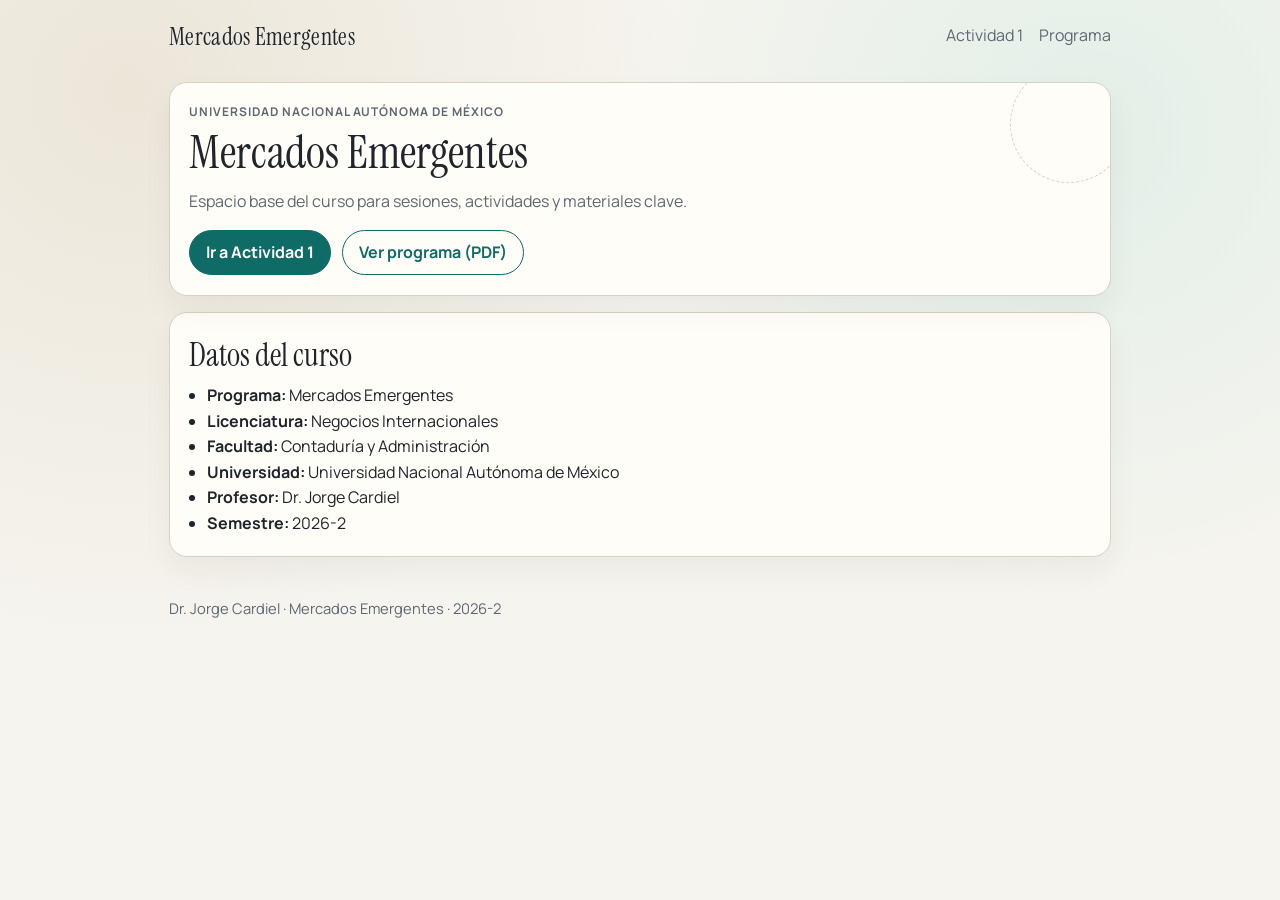
<file: index.html>
<!DOCTYPE html>
<html lang="es">
<head>
    <meta charset="UTF-8">
    <meta name="viewport" content="width=device-width, initial-scale=1.0">
    <title>Mercados Emergentes | Inicio</title>
    <link rel="preconnect" href="https://fonts.googleapis.com">
    <link rel="preconnect" href="https://fonts.gstatic.com" crossorigin>
    <link href="https://fonts.googleapis.com/css2?family=Instrument+Serif:ital@0;1&family=Manrope:wght@400;600;700&display=swap" rel="stylesheet">
    <link rel="stylesheet" href="styles.css">
</head>
<body>
    <header class="site-header">
        <a class="brand" href="index.html">Mercados Emergentes</a>
        <nav class="site-nav" aria-label="Principal">
            <a href="sesion1.html">Actividad 1</a>
            <a href="http://licenciaturas.fca.unam.mx/docs/negocios/plan_2017/asuntos_globales/03_mercados_emergentes.pdf" target="_blank" rel="noopener" onclick="return openPrograma(event);">Programa</a>
        </nav>
    </header>

    <main class="layout">
        <section class="card hero">
            <p class="eyebrow">Universidad Nacional Autónoma de México</p>
            <h1>Mercados Emergentes</h1>
            <p class="lead">Espacio base del curso para sesiones, actividades y materiales clave.</p>
            <div class="cta-row">
                <a class="button" href="sesion1.html">Ir a Actividad 1</a>
                <a class="button ghost" href="http://licenciaturas.fca.unam.mx/docs/negocios/plan_2017/asuntos_globales/03_mercados_emergentes.pdf" target="_blank" rel="noopener" onclick="return openPrograma(event);">Ver programa (PDF)</a>
            </div>
        </section>

        <section class="card">
            <h2>Datos del curso</h2>
            <ul class="course-list">
                <li><strong>Programa:</strong> Mercados Emergentes</li>
                <li><strong>Licenciatura:</strong> Negocios Internacionales</li>
                <li><strong>Facultad:</strong> Contaduría y Administración</li>
                <li><strong>Universidad:</strong> Universidad Nacional Autónoma de México</li>
                <li><strong>Profesor:</strong> Dr. Jorge Cardiel</li>
                <li><strong>Semestre:</strong> 2026-2</li>
            </ul>
        </section>
    </main>

    <footer class="site-footer">
        <p>Dr. Jorge Cardiel · Mercados Emergentes · 2026-2</p>
    </footer>
    <script>
        function openPrograma(event) {
            const popup = window.open(
                "http://licenciaturas.fca.unam.mx/docs/negocios/plan_2017/asuntos_globales/03_mercados_emergentes.pdf",
                "programaMercados",
                "popup=yes,width=1000,height=760,menubar=no,toolbar=no,location=yes,status=no,scrollbars=yes,resizable=yes"
            );

            if (popup) {
                event.preventDefault();
                popup.focus();
                return false;
            }

            return true;
        }
    </script>
</body>
</html>
</file>
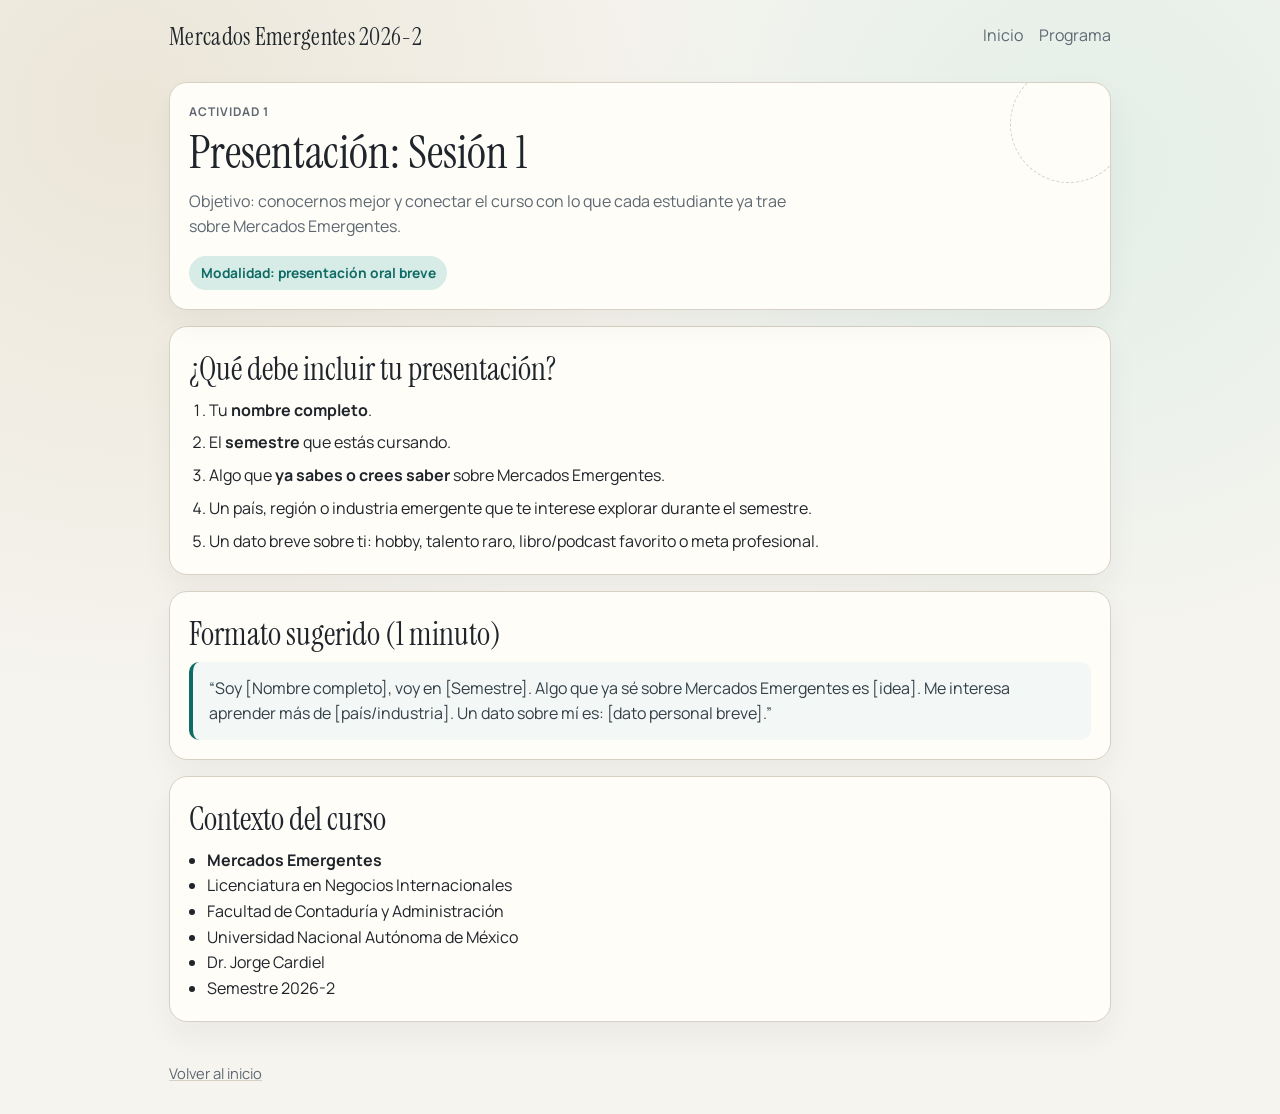
<file: sesion1.html>
<!DOCTYPE html>
<html lang="es">
<head>
    <meta charset="UTF-8">
    <meta name="viewport" content="width=device-width, initial-scale=1.0">
    <title>Actividad 1 | Mercados Emergentes</title>
    <link rel="preconnect" href="https://fonts.googleapis.com">
    <link rel="preconnect" href="https://fonts.gstatic.com" crossorigin>
    <link href="https://fonts.googleapis.com/css2?family=Instrument+Serif:ital@0;1&family=Manrope:wght@400;600;700&display=swap" rel="stylesheet">
    <link rel="stylesheet" href="styles.css">
</head>
<body>
    <header class="site-header">
        <a class="brand" href="index.html">Mercados Emergentes 2026-2</a>
        <nav class="site-nav" aria-label="Principal">
            <a href="index.html">Inicio</a>
            <a href="http://licenciaturas.fca.unam.mx/docs/negocios/plan_2017/asuntos_globales/03_mercados_emergentes.pdf" target="_blank" rel="noopener" onclick="return openPrograma(event);">Programa</a>
        </nav>
    </header>

    <main class="layout">
        <section class="card hero">
            <p class="eyebrow">Actividad 1</p>
            <h1>Presentación: Sesión 1</h1>
            <p class="lead">Objetivo: conocernos mejor y conectar el curso con lo que cada estudiante ya trae sobre Mercados Emergentes.</p>
            <div class="tag-row">
                <!--<span class="tag">Duración sugerida: 25 min</span>-->
                <span class="tag">Modalidad: presentación oral breve</span>
            </div>
        </section>

        <section class="card">
            <h2>¿Qué debe incluir tu presentación?</h2>
            <ol class="steps">
                <li>Tu <strong>nombre completo</strong>.</li>
                <li>El <strong>semestre</strong> que estás cursando.</li>
                <li>Algo que <strong>ya sabes o crees saber</strong> sobre Mercados Emergentes.</li>
                <li>Un país, región o industria emergente que te interese explorar durante el semestre.</li>
                <li>Un dato breve sobre ti: hobby, talento raro, libro/podcast favorito o meta profesional.</li>
            </ol>
        </section>

        <section class="card">
            <h2>Formato sugerido (1 minuto)</h2>
            <p class="template">
                “Soy [Nombre completo], voy en [Semestre]. Algo que ya sé sobre Mercados Emergentes es [idea].
                Me interesa aprender más de [país/industria]. Un dato sobre mí es: [dato personal breve].”
            </p>
        </section>

        <section class="card">
            <h2>Contexto del curso</h2>
            <ul class="course-list">
                <li><strong>Mercados Emergentes</strong></li>
                <li>Licenciatura en Negocios Internacionales</li>
                <li>Facultad de Contaduría y Administración</li>
                <li>Universidad Nacional Autónoma de México</li>
                <li>Dr. Jorge Cardiel</li>
                <li>Semestre 2026-2</li>
            </ul>
        </section>
    </main>

    <footer class="site-footer">
        <p><a href="index.html">Volver al inicio</a></p>
    </footer>
    <script>
        function openPrograma(event) {
            const popup = window.open(
                "http://licenciaturas.fca.unam.mx/docs/negocios/plan_2017/asuntos_globales/03_mercados_emergentes.pdf",
                "programaMercados",
                "popup=yes,width=1000,height=760,menubar=no,toolbar=no,location=yes,status=no,scrollbars=yes,resizable=yes"
            );

            if (popup) {
                event.preventDefault();
                popup.focus();
                return false;
            }

            return true;
        }
    </script>
</body>
</html>
</file>
<file: styles.css>
:root {
    --bg: #f6f4ef;
    --paper: #fffdf8;
    --ink: #1f252b;
    --muted: #5e6872;
    --line: #d7d1c3;
    --accent: #0f6b65;
    --accent-soft: #d7ebe7;
}

*,
*::before,
*::after {
    box-sizing: border-box;
}

body {
    margin: 0;
    min-height: 100vh;
    font-family: "Manrope", sans-serif;
    color: var(--ink);
    background: radial-gradient(circle at 10% 10%, #ebe6d8 0, transparent 40%),
        radial-gradient(circle at 85% 15%, #e3efe8 0, transparent 35%),
        var(--bg);
    line-height: 1.6;
}

a {
    color: inherit;
}

.site-header {
    max-width: 980px;
    margin: 0 auto;
    padding: 1.1rem 1.2rem;
    display: flex;
    align-items: center;
    justify-content: space-between;
    gap: 1rem;
}

.brand {
    font-family: "Instrument Serif", Georgia, serif;
    font-size: 1.5rem;
    letter-spacing: 0.3px;
    text-decoration: none;
}

.site-nav {
    display: flex;
    gap: 1rem;
    flex-wrap: wrap;
}

.site-nav a {
    text-decoration: none;
    color: var(--muted);
    border-bottom: 1px solid transparent;
    transition: border-color 0.2s ease, color 0.2s ease;
}

.site-nav a:hover {
    color: var(--ink);
    border-color: var(--accent);
}

.layout {
    max-width: 980px;
    margin: 0 auto;
    padding: 0.5rem 1.2rem 2.5rem;
    display: grid;
    gap: 1rem;
}

.card {
    background: var(--paper);
    border: 1px solid var(--line);
    border-radius: 18px;
    padding: 1.2rem;
    box-shadow: 0 14px 30px rgba(36, 35, 32, 0.05);
}

.hero {
    position: relative;
    overflow: hidden;
}

.hero::after {
    content: "";
    position: absolute;
    right: -18px;
    top: -18px;
    width: 118px;
    height: 118px;
    border-radius: 999px;
    border: 1px dashed var(--line);
}

.eyebrow {
    margin: 0;
    color: var(--muted);
    text-transform: uppercase;
    letter-spacing: 0.08em;
    font-size: 0.75rem;
    font-weight: 700;
}

h1,
h2 {
    margin: 0.3rem 0 0.6rem;
    font-family: "Instrument Serif", Georgia, serif;
    font-weight: 400;
    line-height: 1.15;
}

h1 {
    font-size: clamp(2rem, 4vw, 2.9rem);
}

h2 {
    font-size: clamp(1.5rem, 3vw, 2rem);
}

.lead {
    margin-top: 0.2rem;
    color: var(--muted);
    max-width: 64ch;
}

.cta-row,
.tag-row {
    display: flex;
    flex-wrap: wrap;
    gap: 0.65rem;
    margin-top: 1rem;
}

.button {
    display: inline-flex;
    align-items: center;
    justify-content: center;
    text-decoration: none;
    font-weight: 700;
    border: 1px solid var(--accent);
    background: var(--accent);
    color: #fff;
    border-radius: 999px;
    padding: 0.55rem 1rem;
    transition: transform 0.2s ease, filter 0.2s ease;
}

.button:hover {
    transform: translateY(-1px);
    filter: brightness(1.05);
}

.button.ghost {
    background: transparent;
    color: var(--accent);
}

.tag {
    background: var(--accent-soft);
    color: var(--accent);
    font-size: 0.86rem;
    padding: 0.38rem 0.72rem;
    border-radius: 999px;
    font-weight: 700;
}

.course-list {
    margin: 0;
    padding-left: 1.1rem;
}

.steps {
    margin: 0;
    padding-left: 1.2rem;
}

.steps li + li {
    margin-top: 0.45rem;
}

.template {
    margin: 0;
    padding: 0.85rem 0.95rem;
    border-left: 4px solid var(--accent);
    background: #f3f8f7;
    border-radius: 10px;
    color: #334047;
}

.site-footer {
    max-width: 980px;
    margin: 0 auto;
    padding: 0 1.2rem 1.8rem;
    color: var(--muted);
    font-size: 0.92rem;
}

.site-footer p {
    margin: 0;
}

.site-footer a {
    text-decoration: underline;
    text-decoration-color: var(--line);
}

@media (max-width: 680px) {
    .site-header {
        flex-direction: column;
        align-items: flex-start;
    }

    .site-nav {
        gap: 0.7rem;
    }

    .card {
        border-radius: 14px;
        padding: 1rem;
    }
}
</file>
